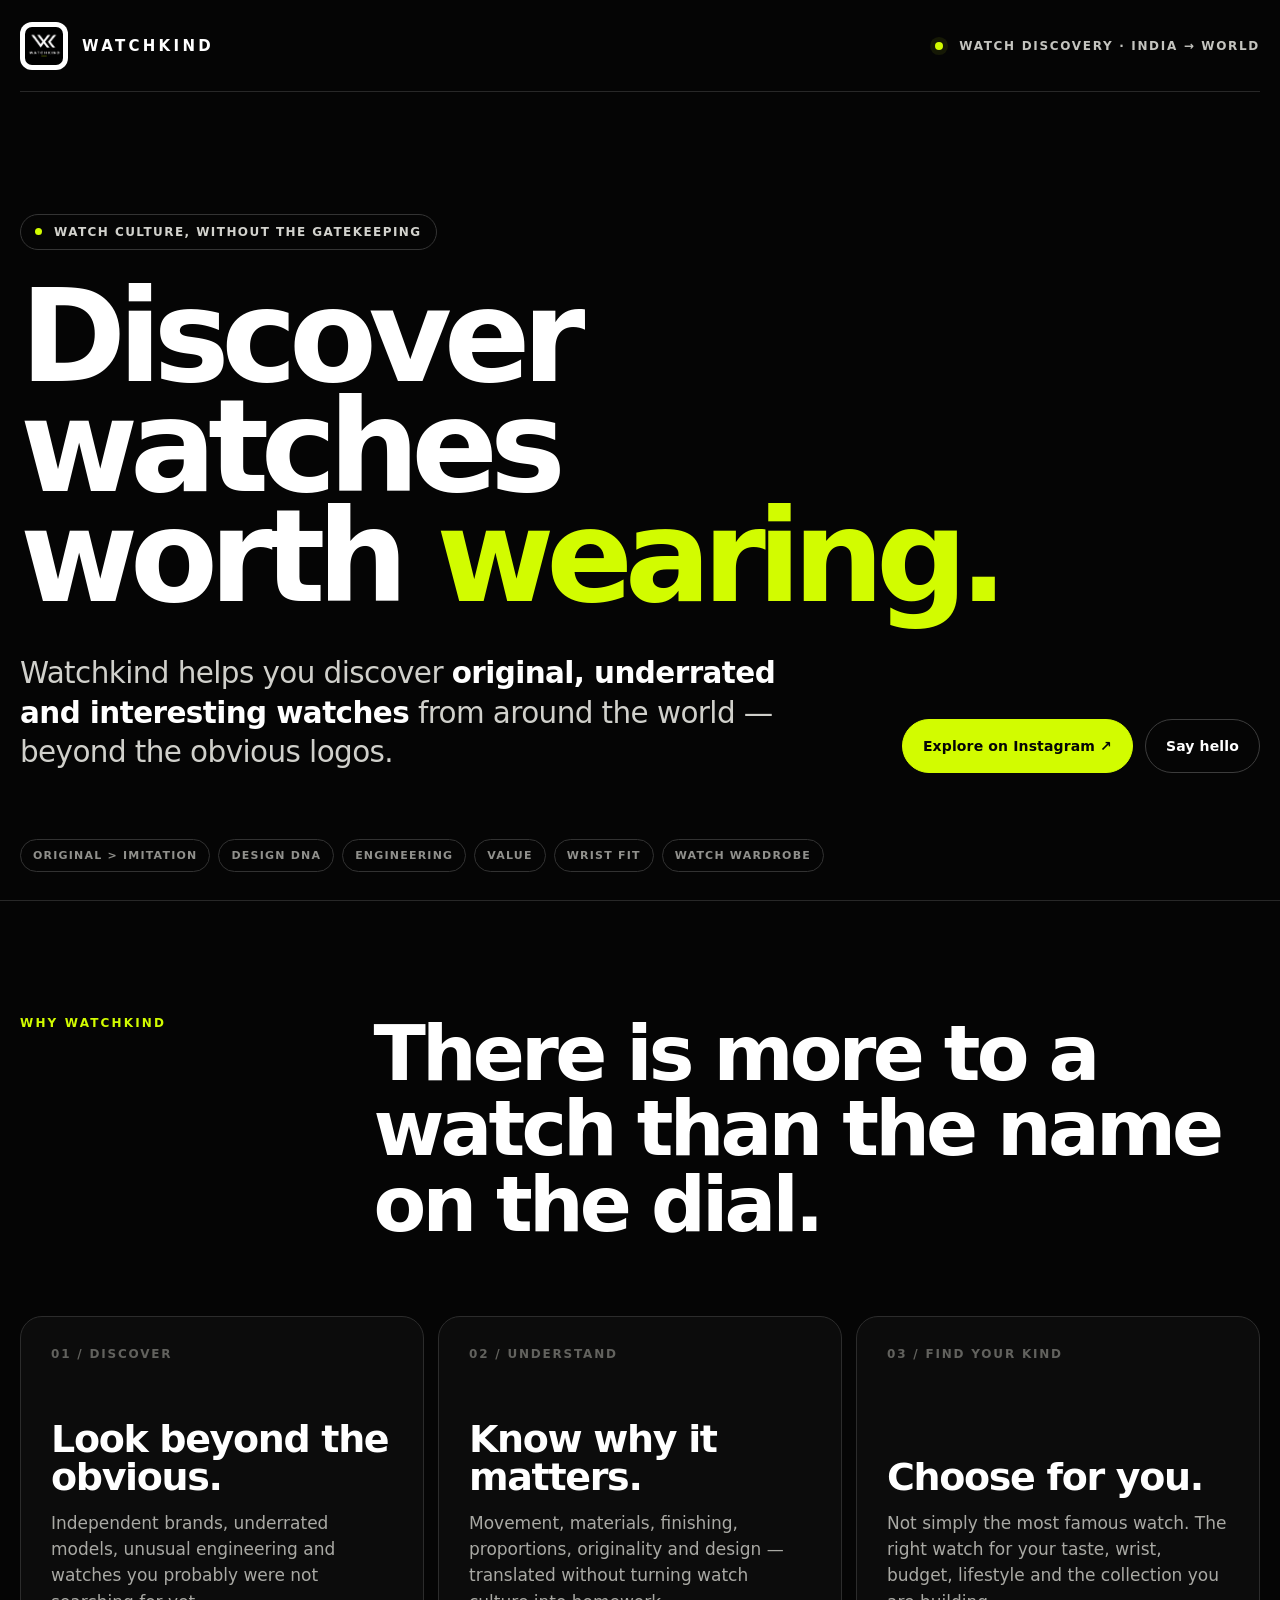
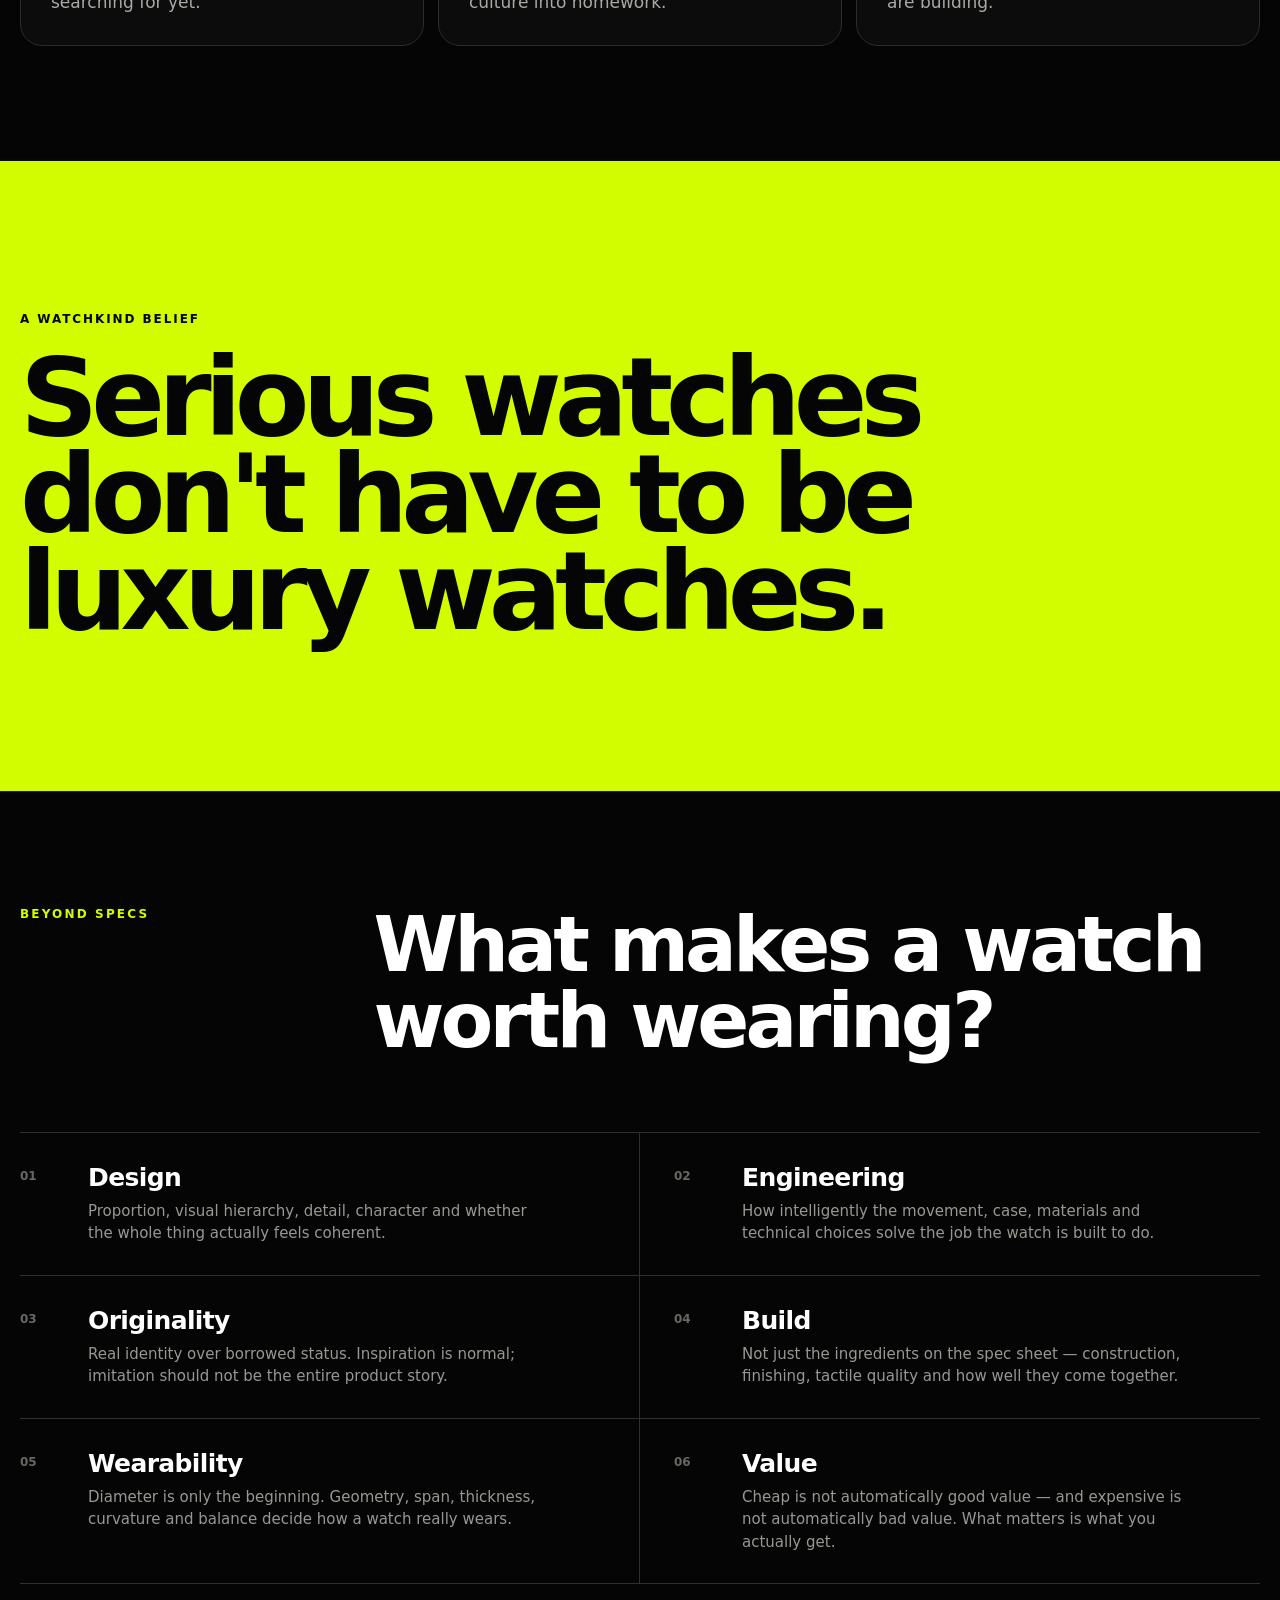
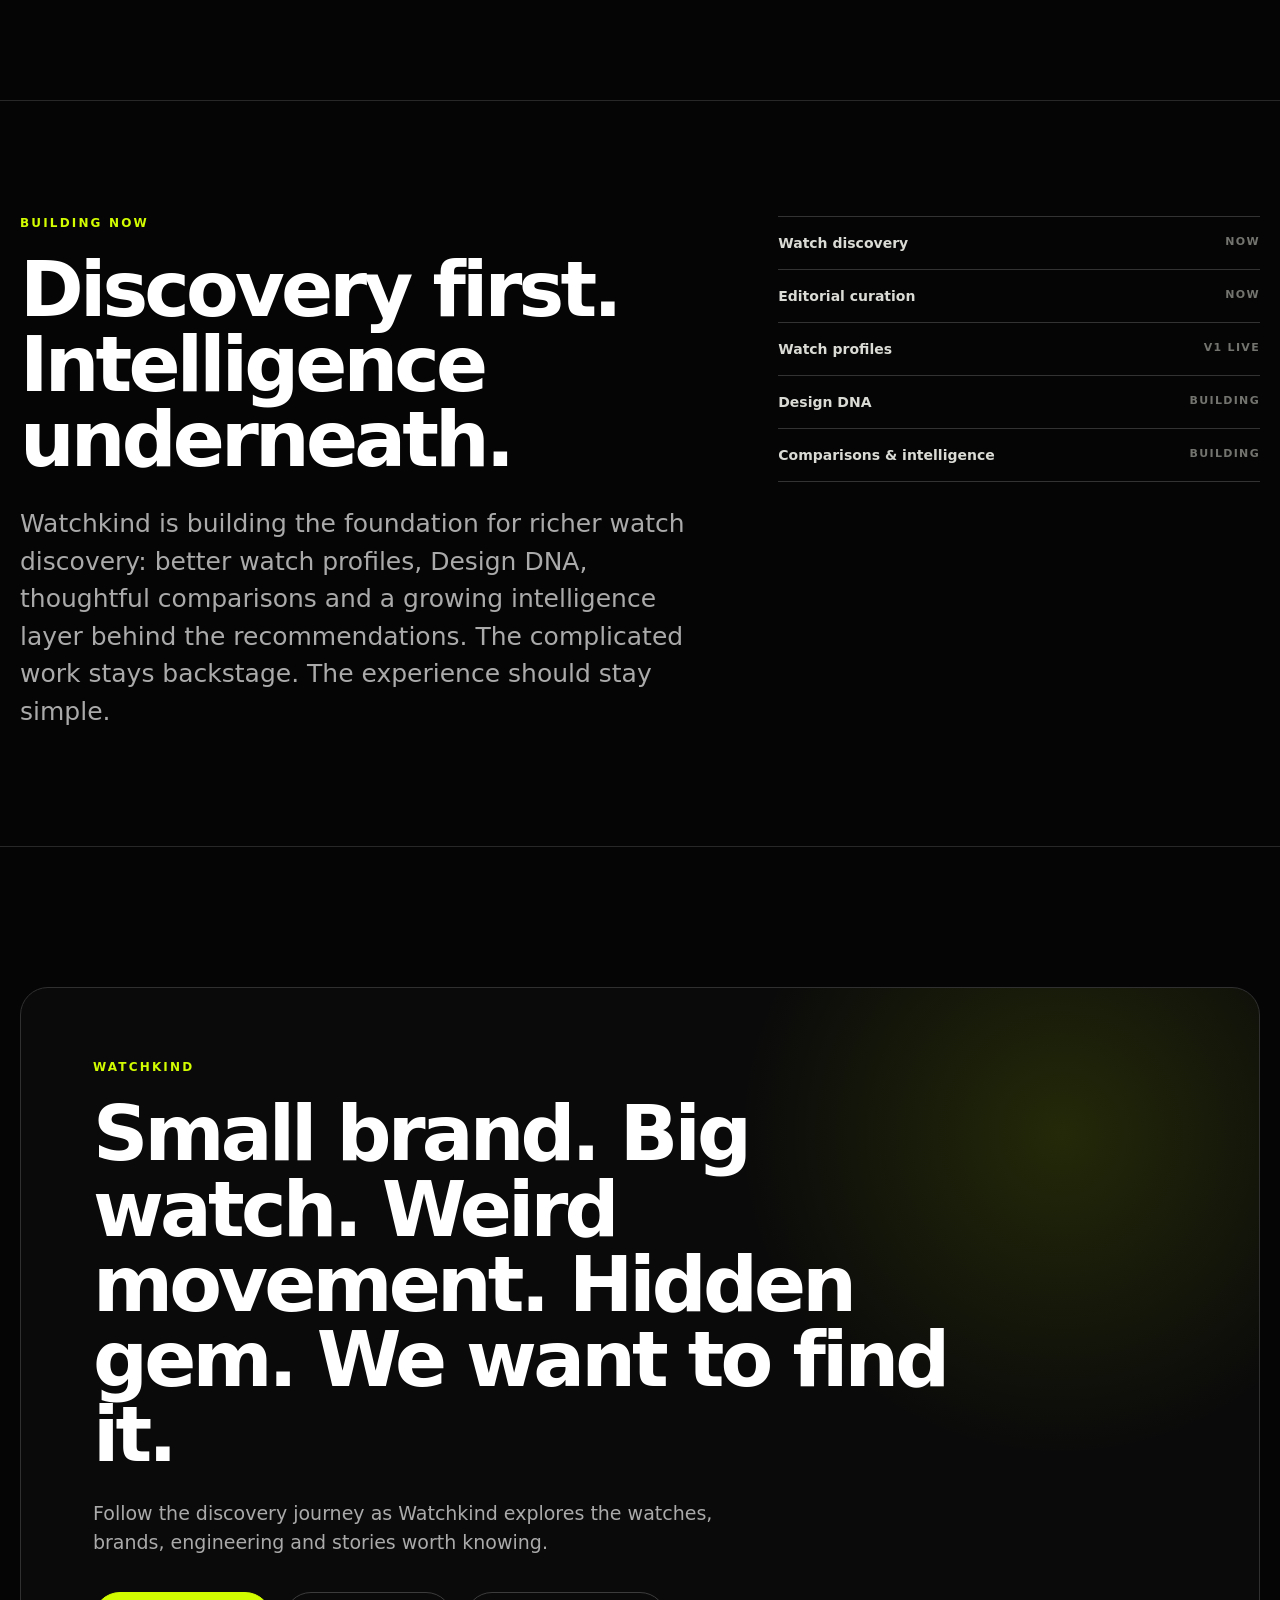
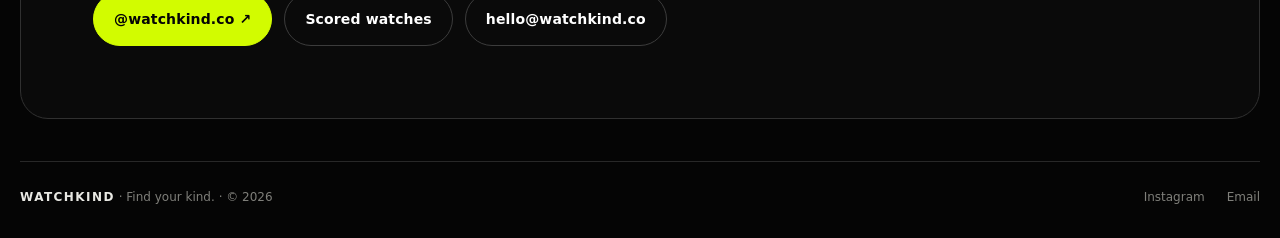
<file: index.html>
<!doctype html>
<html lang="en">
<head>
  <meta charset="utf-8">
  <meta name="viewport" content="width=device-width, initial-scale=1">
  <meta name="theme-color" content="#050505">
  <meta name="description" content="Watchkind helps you discover original, underrated and interesting watches worth wearing — beyond the obvious logos.">
  <meta property="og:title" content="Watchkind — Discover watches worth wearing.">
  <meta property="og:description" content="Modern watch discovery for people who look beyond the logo.">
  <meta property="og:type" content="website">
  <meta property="og:url" content="https://watchkind.co/">
  <meta name="twitter:card" content="summary">
  <title>Watchkind — Discover watches worth wearing.</title>

  <style>
    :root {
      --ink: #050505;
      --paper: #f4f4ef;
      --white: #ffffff;
      --muted: #a5a5a0;
      --line: #282828;
      --acid: #d2fc00;
      --acid-dark: #b7dd00;
      --max: 1240px;
      --radius: 22px;
    }

    * { box-sizing: border-box; }

    html { scroll-behavior: smooth; }

    body {
      margin: 0;
      background: var(--ink);
      color: var(--white);
      font-family: Inter, ui-sans-serif, system-ui, -apple-system, BlinkMacSystemFont,
        "Segoe UI", Roboto, Helvetica, Arial, sans-serif;
      -webkit-font-smoothing: antialiased;
      text-rendering: optimizeLegibility;
    }

    a { color: inherit; text-decoration: none; }
    button, a { -webkit-tap-highlight-color: transparent; }

    ::selection {
      background: var(--acid);
      color: var(--ink);
    }

    .shell {
      width: min(calc(100% - 40px), var(--max));
      margin: 0 auto;
    }

    .nav {
      display: flex;
      align-items: center;
      justify-content: space-between;
      min-height: 92px;
      border-bottom: 1px solid var(--line);
      gap: 24px;
    }

    .brand {
      display: inline-flex;
      align-items: center;
      gap: 14px;
      font-size: 15px;
      font-weight: 850;
      letter-spacing: .22em;
    }

    .brand img {
      width: 48px;
      height: 48px;
      object-fit: contain;
      background: var(--white);
      border-radius: 12px;
      padding: 5px;
    }

    .nav-meta {
      display: flex;
      align-items: center;
      gap: 16px;
      color: #c4c4bf;
      font-size: 12px;
      font-weight: 700;
      letter-spacing: .14em;
      text-transform: uppercase;
    }

    .live-dot {
      width: 8px;
      height: 8px;
      border-radius: 999px;
      background: var(--acid);
      box-shadow: 0 0 0 5px rgba(210,252,0,.08);
    }

    .hero {
      min-height: calc(100vh - 92px);
      display: grid;
      grid-template-rows: 1fr auto;
      padding: clamp(54px, 7vw, 92px) 0 28px;
    }

    .hero-main {
      display: grid;
      align-content: center;
      gap: 32px;
    }

    .kicker {
      display: inline-flex;
      align-items: center;
      gap: 12px;
      width: max-content;
      padding: 10px 14px;
      border: 1px solid #343434;
      border-radius: 999px;
      color: #d2d2cd;
      font-size: 12px;
      font-weight: 800;
      letter-spacing: .12em;
      text-transform: uppercase;
    }

    .kicker::before {
      content: "";
      width: 7px;
      height: 7px;
      border-radius: 999px;
      background: var(--acid);
    }

    h1 {
      margin: 0;
      max-width: 1080px;
      font-size: clamp(64px, 10vw, 148px);
      line-height: .86;
      letter-spacing: -.065em;
      font-weight: 900;
    }

    .accent { color: var(--acid); }

    .hero-row {
      display: grid;
      grid-template-columns: minmax(0, 1.1fr) minmax(280px, .65fr);
      gap: 36px;
      align-items: end;
      margin-top: 10px;
    }

    .hero-copy {
      margin: 0;
      max-width: 760px;
      color: #d0d0cb;
      font-size: clamp(20px, 2.3vw, 31px);
      line-height: 1.35;
      letter-spacing: -.02em;
    }

    .hero-copy strong {
      color: var(--white);
      font-weight: 720;
    }

    .actions {
      display: flex;
      flex-wrap: wrap;
      gap: 12px;
      justify-content: flex-end;
    }

    .btn {
      min-height: 54px;
      padding: 0 20px;
      display: inline-flex;
      align-items: center;
      justify-content: center;
      gap: 10px;
      border: 1px solid #3c3c3c;
      border-radius: 999px;
      font-size: 14px;
      font-weight: 800;
      letter-spacing: .01em;
      transition: transform .18s ease, border-color .18s ease, background .18s ease, color .18s ease;
    }

    .btn:hover {
      transform: translateY(-2px);
      border-color: #6a6a6a;
    }

    .btn.primary {
      background: var(--acid);
      border-color: var(--acid);
      color: var(--ink);
    }

    .btn.primary:hover { background: var(--acid-dark); }

    .hero-strip {
      display: flex;
      align-items: center;
      gap: 8px;
      overflow-x: auto;
      scrollbar-width: none;
      padding-top: 34px;
    }

    .hero-strip::-webkit-scrollbar { display: none; }

    .chip {
      flex: 0 0 auto;
      border: 1px solid #323232;
      border-radius: 999px;
      padding: 9px 12px;
      color: #90908c;
      font-size: 11px;
      font-weight: 800;
      letter-spacing: .11em;
      text-transform: uppercase;
    }

    section { border-top: 1px solid var(--line); }

    .section {
      padding: clamp(72px, 9vw, 124px) 0;
    }

    .section-head {
      display: grid;
      grid-template-columns: .52fr 1.48fr;
      gap: 42px;
      margin-bottom: clamp(46px, 6vw, 74px);
    }

    .label {
      color: var(--acid);
      font-size: 12px;
      font-weight: 850;
      letter-spacing: .18em;
      text-transform: uppercase;
    }

    h2 {
      margin: 0;
      max-width: 880px;
      font-size: clamp(42px, 6vw, 82px);
      line-height: .98;
      letter-spacing: -.05em;
      font-weight: 860;
    }

    .cards {
      display: grid;
      grid-template-columns: repeat(3, 1fr);
      gap: 14px;
    }

    .card {
      min-height: 330px;
      padding: 30px;
      border: 1px solid #2c2c2c;
      border-radius: var(--radius);
      display: flex;
      flex-direction: column;
      justify-content: space-between;
      background: #0c0c0c;
    }

    .card-no {
      color: #62625e;
      font-size: 12px;
      font-weight: 800;
      letter-spacing: .15em;
    }

    .card h3 {
      margin: 0 0 14px;
      font-size: clamp(27px, 3vw, 38px);
      line-height: 1;
      letter-spacing: -.035em;
    }

    .card p {
      margin: 0;
      color: #a9a9a4;
      font-size: 17px;
      line-height: 1.55;
    }

    .manifesto {
      background: var(--acid);
      color: var(--ink);
      border-top: none;
    }

    .manifesto .section {
      min-height: 70vh;
      display: grid;
      align-content: center;
    }

    .manifesto small {
      display: block;
      margin-bottom: 24px;
      font-size: 12px;
      font-weight: 900;
      letter-spacing: .16em;
      text-transform: uppercase;
    }

    .manifesto h2 {
      max-width: 1130px;
      font-size: clamp(58px, 8.5vw, 122px);
      line-height: .89;
      letter-spacing: -.065em;
    }

    .attributes {
      display: grid;
      grid-template-columns: repeat(2, 1fr);
      border-top: 1px solid #303030;
    }

    .attribute {
      padding: 30px 0;
      display: grid;
      grid-template-columns: 52px 1fr;
      gap: 16px;
      border-bottom: 1px solid #303030;
    }

    .attribute:nth-child(odd) {
      padding-right: 34px;
      border-right: 1px solid #303030;
    }

    .attribute:nth-child(even) { padding-left: 34px; }

    .attribute .n {
      color: #676763;
      font-size: 12px;
      font-weight: 850;
      padding-top: 6px;
    }

    .attribute h3 {
      margin: 0 0 8px;
      font-size: 25px;
      letter-spacing: -.025em;
    }

    .attribute p {
      margin: 0;
      color: #989893;
      font-size: 15px;
      line-height: 1.5;
      max-width: 460px;
    }

    .build {
      display: grid;
      grid-template-columns: minmax(0, 1fr) minmax(320px, .7fr);
      gap: 70px;
      align-items: start;
    }

    .build-copy h2 { margin-bottom: 28px; }

    .build-copy p {
      max-width: 720px;
      margin: 0;
      color: #aaa;
      font-size: clamp(18px, 2vw, 25px);
      line-height: 1.5;
    }

    .build-list {
      display: grid;
      gap: 0;
      border-top: 1px solid #333;
    }

    .build-item {
      display: flex;
      justify-content: space-between;
      gap: 18px;
      padding: 18px 0;
      border-bottom: 1px solid #333;
      color: #dbdbd6;
      font-size: 14px;
      font-weight: 750;
    }

    .build-item span:last-child {
      color: #73736f;
      font-size: 11px;
      letter-spacing: .12em;
      text-transform: uppercase;
    }

    .closing {
      padding: clamp(88px, 11vw, 150px) 0 42px;
    }

    .closing-box {
      border: 1px solid #303030;
      border-radius: 28px;
      padding: clamp(34px, 6vw, 72px);
      background:
        radial-gradient(circle at 84% 20%, rgba(210,252,0,.13), transparent 27%),
        #0a0a0a;
    }

    .closing h2 {
      max-width: 920px;
      margin-bottom: 26px;
    }

    .closing p {
      margin: 0 0 34px;
      max-width: 690px;
      color: #aaa;
      font-size: 19px;
      line-height: 1.55;
    }

    .closing .actions { justify-content: flex-start; }

    footer {
      display: grid;
      grid-template-columns: 1fr auto;
      gap: 24px;
      padding: 28px 0 34px;
      color: #7f7f7a;
      font-size: 12px;
      border-top: 1px solid #282828;
    }

    .footer-brand {
      color: #e9e9e4;
      font-weight: 850;
      letter-spacing: .12em;
    }

    .footer-links {
      display: flex;
      gap: 22px;
      flex-wrap: wrap;
    }

    .footer-links a:hover { color: var(--white); }

    @media (max-width: 880px) {
      .hero-row,
      .section-head,
      .build {
        grid-template-columns: 1fr;
      }

      .hero-row { gap: 28px; }
      .actions { justify-content: flex-start; }

      .cards { grid-template-columns: 1fr; }
      .card { min-height: 250px; }

      .section-head { gap: 18px; }

      .attributes { grid-template-columns: 1fr; }
      .attribute,
      .attribute:nth-child(odd),
      .attribute:nth-child(even) {
        padding: 26px 0;
        border-right: 0;
      }
    }

    @media (max-width: 620px) {
      .shell { width: min(calc(100% - 28px), var(--max)); }

      .nav { min-height: 76px; }
      .brand img { width: 40px; height: 40px; }
      .brand { font-size: 13px; }
      .nav-meta span:last-child { display: none; }

      .hero {
        min-height: calc(100svh - 76px);
        padding-top: 42px;
      }

      h1 {
        font-size: clamp(58px, 19vw, 94px);
        line-height: .88;
      }

      .hero-copy { font-size: 20px; }

      .btn {
        width: 100%;
        min-height: 52px;
      }

      .attribute {
        grid-template-columns: 38px 1fr;
      }

      footer { grid-template-columns: 1fr; }
    }

    @media (prefers-reduced-motion: reduce) {
      *, *::before, *::after {
        scroll-behavior: auto !important;
        transition: none !important;
      }
    }
  </style>

  <script type="application/ld+json">
  {
    "@context": "https://schema.org",
    "@type": "Organization",
    "name": "Watchkind",
    "url": "https://watchkind.co/",
    "description": "A modern watch discovery platform helping a new generation find original, interesting watches beyond the obvious logos.",
    "sameAs": ["https://www.instagram.com/watchkind.co/"]
  }
  </script>
</head>

<body>
  <header class="shell nav">
    <a class="brand" href="/" aria-label="Watchkind home">
      <img src="assets/watchkind-logo.png" alt="" width="48" height="48">
      <span>WATCHKIND</span>
    </a>
    <div class="nav-meta" aria-label="Current focus">
      <span class="live-dot" aria-hidden="true"></span>
      <span>Watch discovery · India → World</span>
    </div>
  </header>

  <main>
    <div class="shell hero">
      <div class="hero-main">
        <div class="kicker">Watch culture, without the gatekeeping</div>

        <h1>Discover watches<br>worth <span class="accent">wearing.</span></h1>

        <div class="hero-row">
          <p class="hero-copy">
            Watchkind helps you discover <strong>original, underrated and interesting watches</strong>
            from around the world — beyond the obvious logos.
          </p>

          <div class="actions">
            <a class="btn primary" href="https://www.instagram.com/watchkind.co/" target="_blank" rel="noopener noreferrer">
              Explore on Instagram ↗
            </a>
            <a class="btn" href="mailto:hello@watchkind.co?subject=Hello%20Watchkind">
              Say hello
            </a>
          </div>
        </div>
      </div>

      <div class="hero-strip" aria-label="Watchkind themes">
        <span class="chip">Original &gt; imitation</span>
        <span class="chip">Design DNA</span>
        <span class="chip">Engineering</span>
        <span class="chip">Value</span>
        <span class="chip">Wrist fit</span>
        <span class="chip">Watch wardrobe</span>
      </div>
    </div>

    <section>
      <div class="shell section">
        <div class="section-head">
          <div class="label">Why Watchkind</div>
          <h2>There is more to a watch than the name on the dial.</h2>
        </div>

        <div class="cards">
          <article class="card">
            <div class="card-no">01 / DISCOVER</div>
            <div>
              <h3>Look beyond the obvious.</h3>
              <p>Independent brands, underrated models, unusual engineering and watches you probably were not searching for yet.</p>
            </div>
          </article>

          <article class="card">
            <div class="card-no">02 / UNDERSTAND</div>
            <div>
              <h3>Know why it matters.</h3>
              <p>Movement, materials, finishing, proportions, originality and design — translated without turning watch culture into homework.</p>
            </div>
          </article>

          <article class="card">
            <div class="card-no">03 / FIND YOUR KIND</div>
            <div>
              <h3>Choose for you.</h3>
              <p>Not simply the most famous watch. The right watch for your taste, wrist, budget, lifestyle and the collection you are building.</p>
            </div>
          </article>
        </div>
      </div>
    </section>

    <section class="manifesto">
      <div class="shell section">
        <small>A Watchkind belief</small>
        <h2>Serious watches don't have to be luxury watches.</h2>
      </div>
    </section>

    <section>
      <div class="shell section">
        <div class="section-head">
          <div class="label">Beyond specs</div>
          <h2>What makes a watch worth wearing?</h2>
        </div>

        <div class="attributes">
          <div class="attribute">
            <div class="n">01</div>
            <div>
              <h3>Design</h3>
              <p>Proportion, visual hierarchy, detail, character and whether the whole thing actually feels coherent.</p>
            </div>
          </div>
          <div class="attribute">
            <div class="n">02</div>
            <div>
              <h3>Engineering</h3>
              <p>How intelligently the movement, case, materials and technical choices solve the job the watch is built to do.</p>
            </div>
          </div>
          <div class="attribute">
            <div class="n">03</div>
            <div>
              <h3>Originality</h3>
              <p>Real identity over borrowed status. Inspiration is normal; imitation should not be the entire product story.</p>
            </div>
          </div>
          <div class="attribute">
            <div class="n">04</div>
            <div>
              <h3>Build</h3>
              <p>Not just the ingredients on the spec sheet — construction, finishing, tactile quality and how well they come together.</p>
            </div>
          </div>
          <div class="attribute">
            <div class="n">05</div>
            <div>
              <h3>Wearability</h3>
              <p>Diameter is only the beginning. Geometry, span, thickness, curvature and balance decide how a watch really wears.</p>
            </div>
          </div>
          <div class="attribute">
            <div class="n">06</div>
            <div>
              <h3>Value</h3>
              <p>Cheap is not automatically good value — and expensive is not automatically bad value. What matters is what you actually get.</p>
            </div>
          </div>
        </div>
      </div>
    </section>

    <section>
      <div class="shell section build">
        <div class="build-copy">
          <div class="label" style="margin-bottom:22px">Building now</div>
          <h2>Discovery first. Intelligence underneath.</h2>
          <p>
            Watchkind is building the foundation for richer watch discovery: better watch profiles,
            Design DNA, thoughtful comparisons and a growing intelligence layer behind the recommendations.
            The complicated work stays backstage. The experience should stay simple.
          </p>
        </div>

        <div class="build-list" aria-label="Watchkind areas">
          <div class="build-item"><span>Watch discovery</span><span>Now</span></div>
          <div class="build-item"><span>Editorial curation</span><span>Now</span></div>
          <div class="build-item"><span>Watch profiles</span><span>V1 live</span></div>
          <div class="build-item"><span>Design DNA</span><span>Building</span></div>
          <div class="build-item"><span>Comparisons & intelligence</span><span>Building</span></div>
        </div>
      </div>
    </section>

    <section>
      <div class="shell closing">
        <div class="closing-box">
          <div class="label" style="margin-bottom:22px">Watchkind</div>
          <h2>Small brand. Big watch. Weird movement. Hidden gem. We want to find it.</h2>
          <p>
            Follow the discovery journey as Watchkind explores the watches, brands, engineering and stories worth knowing.
          </p>
          <div class="actions">
            <a class="btn primary" href="https://www.instagram.com/watchkind.co/" target="_blank" rel="noopener noreferrer">
              @watchkind.co ↗
            </a>
            <a class="btn" href="/watches/">Scored watches</a>
            <a class="btn" href="mailto:hello@watchkind.co">hello@watchkind.co</a>
          </div>
        </div>
      </div>
    </section>
  </main>

  <footer class="shell">
    <div>
      <span class="footer-brand">WATCHKIND</span>
      <span> · Find your kind.</span>
      <span> · © <span id="year"></span></span>
    </div>
    <div class="footer-links">
      <a href="https://www.instagram.com/watchkind.co/" target="_blank" rel="noopener noreferrer">Instagram</a>
      <a href="mailto:hello@watchkind.co">Email</a>
    </div>
  </footer>

  <script>
    document.getElementById("year").textContent = new Date().getFullYear();
  </script>
</body>
</html>
</file>
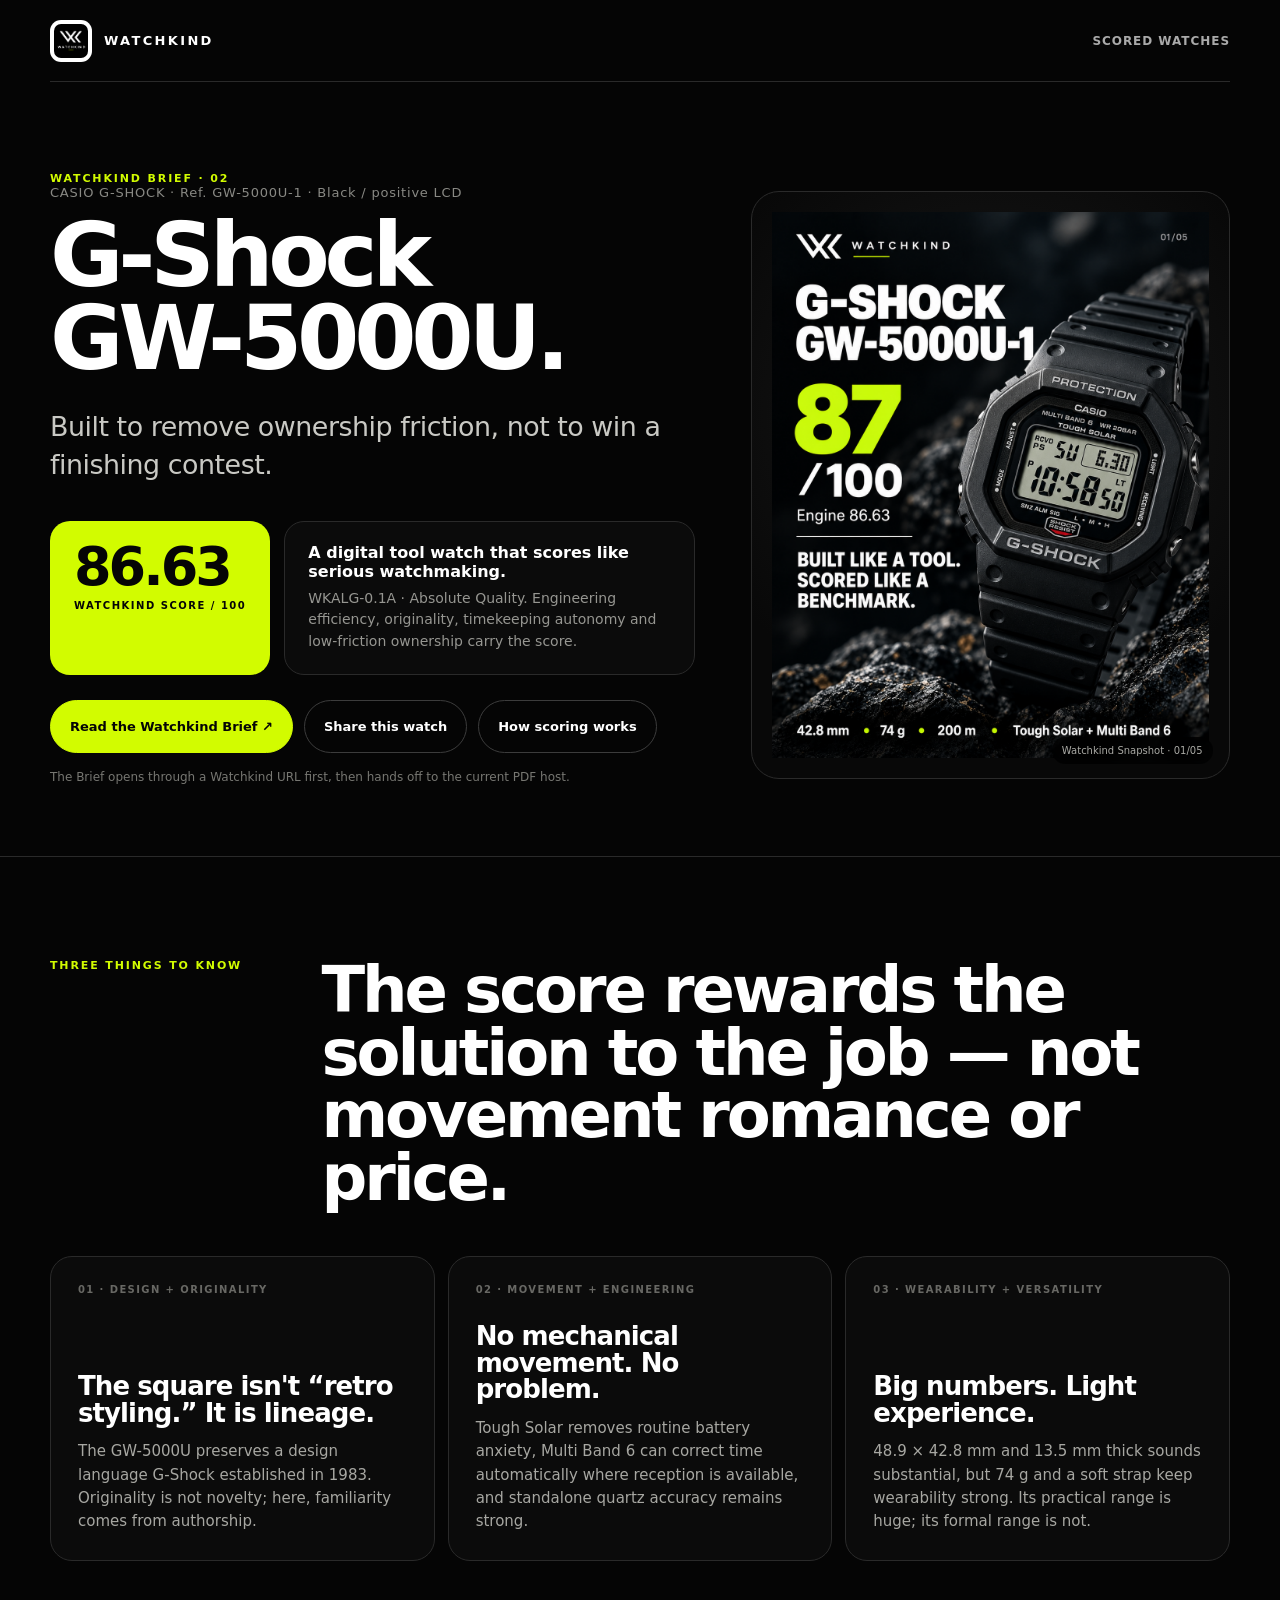
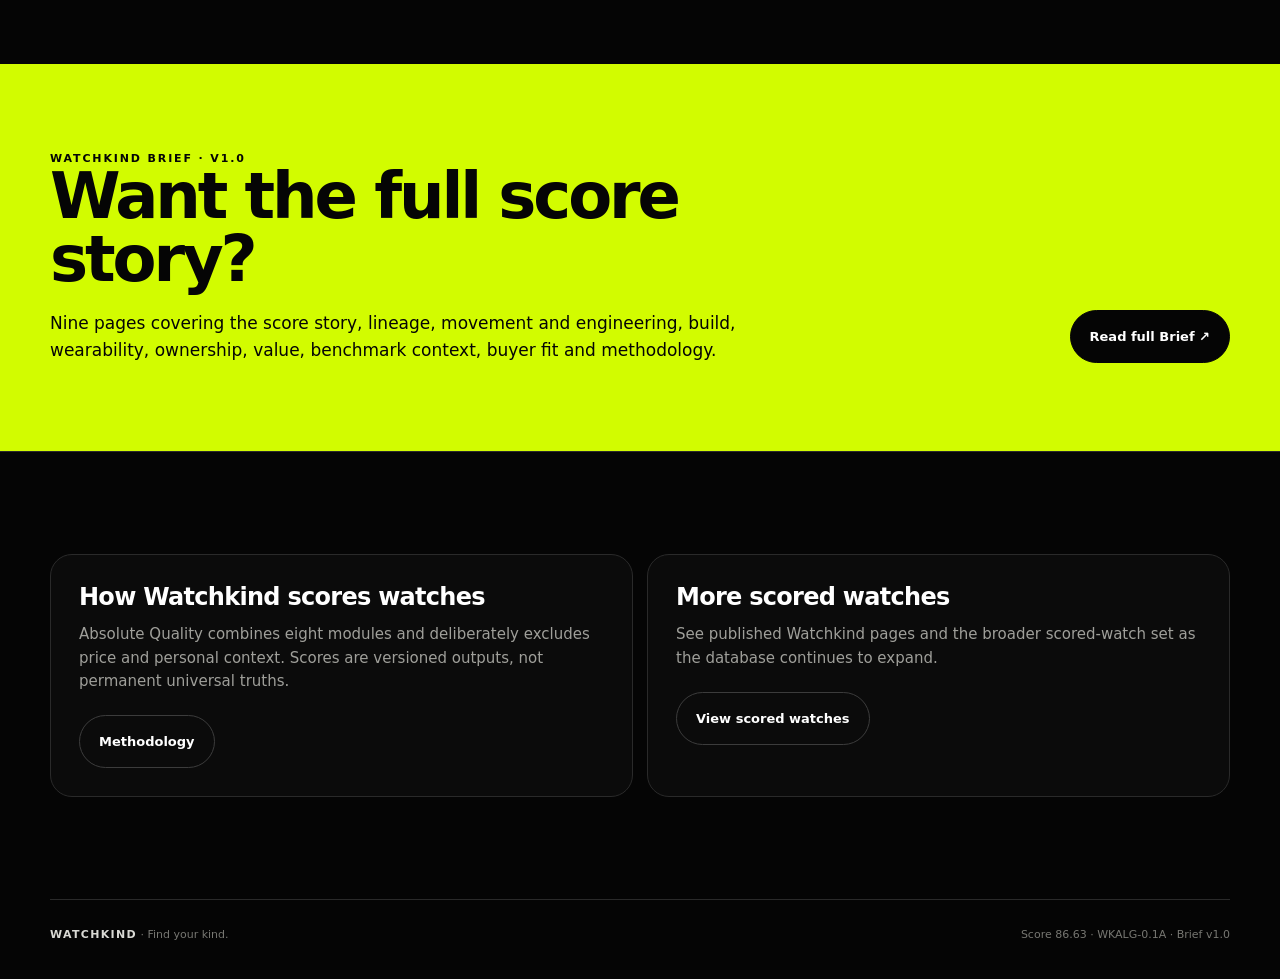
<file: gw5000u/index.html>
<!doctype html>
<html lang="en">
<head>
  <meta charset="utf-8">
  <meta name="viewport" content="width=device-width,initial-scale=1">
  <meta name="robots" content="noindex">
  <title>Opening GW-5000U — Watchkind</title>
  <script>
    (function(){
      var target="/watches/casio-g-shock-gw-5000u/"+location.search+location.hash;
      location.replace(target);
    })();
  </script>
</head>
<body style="background:#050505;color:#fff;font-family:system-ui;padding:30px">
  <p>Opening the Watchkind GW-5000U page…</p>
  <p><a style="color:#d2fc00" href="/watches/casio-g-shock-gw-5000u/">Continue</a></p>
</body>
</html>
</file>
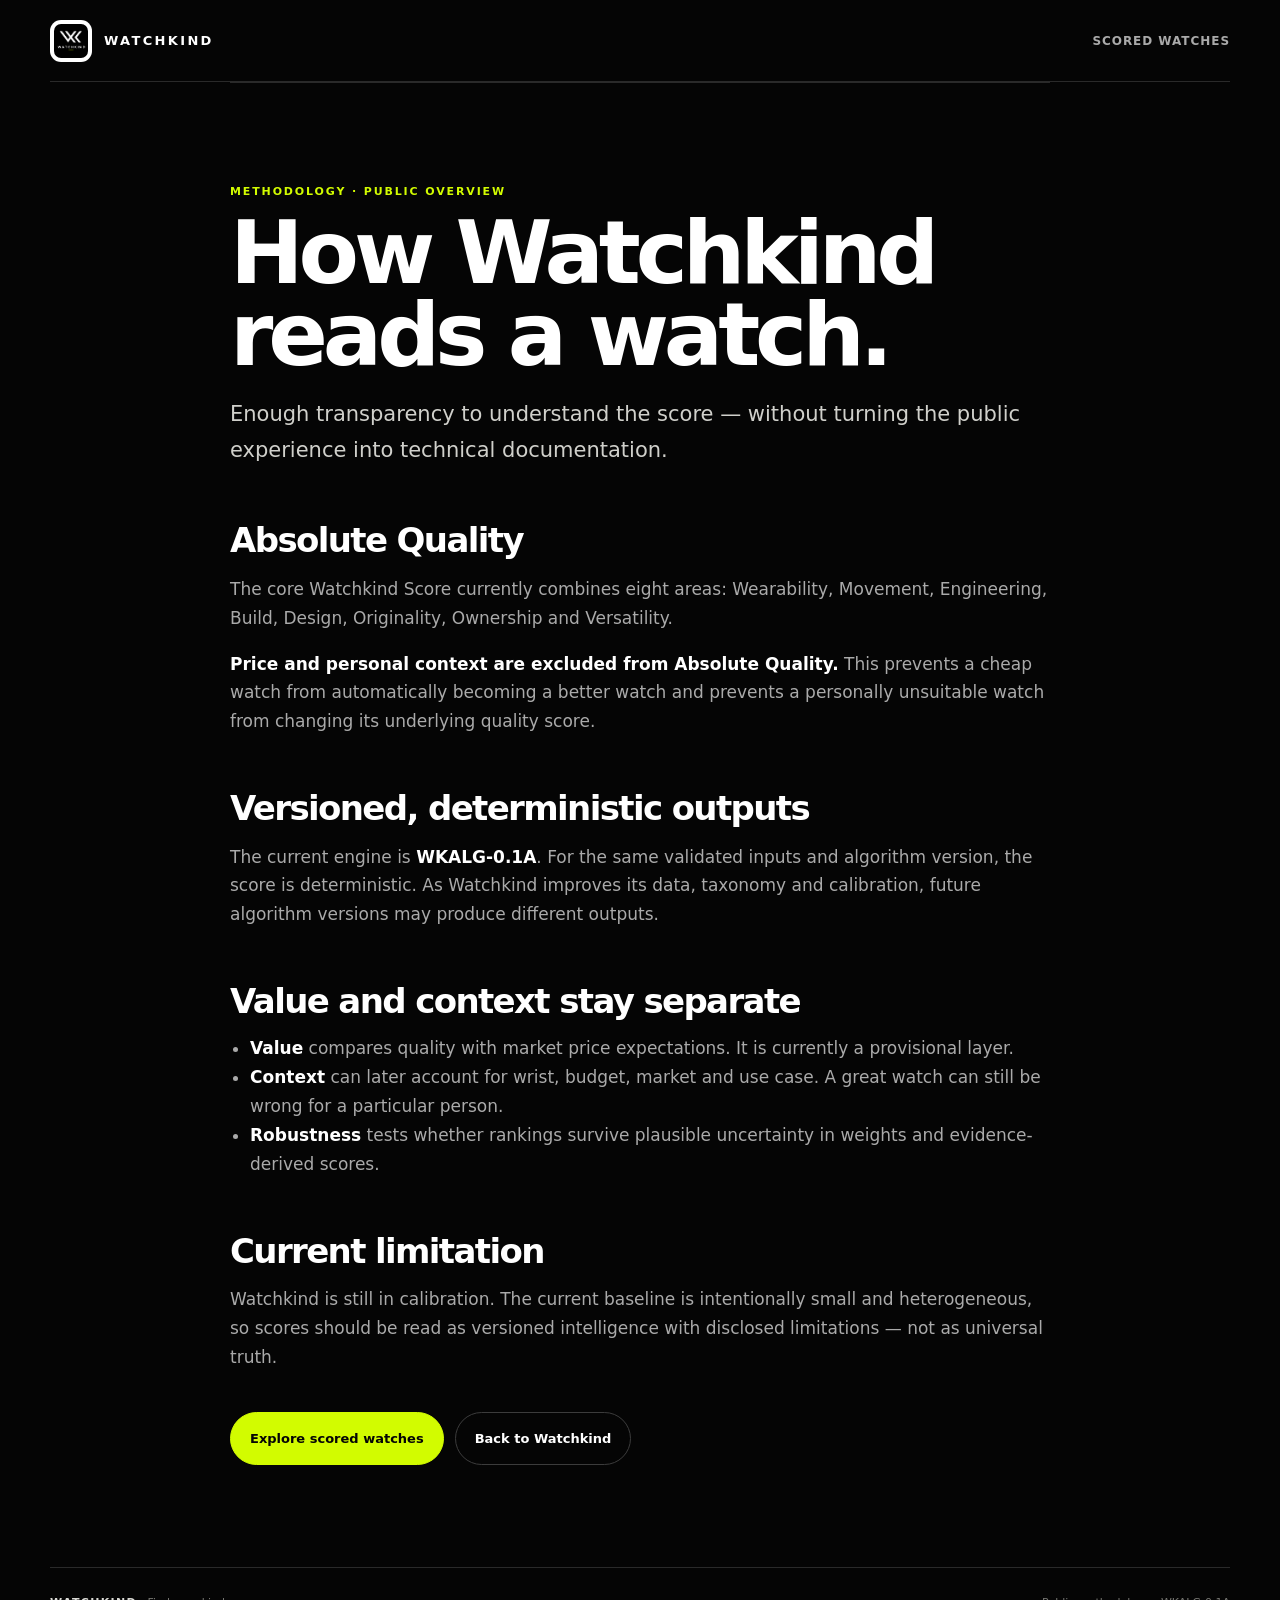
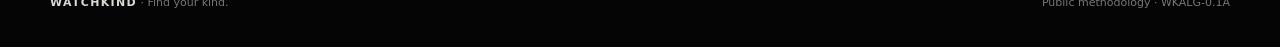
<file: methodology/index.html>
<!doctype html>
<html lang="en">
<head>
  <meta charset="utf-8">
  <meta name="viewport" content="width=device-width,initial-scale=1">
  <meta name="theme-color" content="#050505">
  <meta name="description" content="A lightweight explanation of how Watchkind reads and scores watches.">
  <link rel="canonical" href="https://watchkind.co/methodology/">
  <title>Watchkind Methodology</title>
  <link rel="stylesheet" href="/assets/css/watch-pages.css">
  <script src="/assets/js/watchkind.js"></script>
</head>
<body>
  <header class="shell nav">
    <a class="brand" href="/"><img src="/assets/watchkind-logo.png" alt=""><span>WATCHKIND</span></a>
    <a class="navlink" href="/watches/">Scored watches</a>
  </header>
  <main class="shell section method">
    <div class="eyebrow">Methodology · public overview</div>
    <h1 style="margin-top:14px;font-size:clamp(52px,8vw,88px)">How Watchkind reads a watch.</h1>
    <p style="font-size:21px;color:#d0d0cb">Enough transparency to understand the score — without turning the public experience into technical documentation.</p>

    <h2>Absolute Quality</h2>
    <p>The core Watchkind Score currently combines eight areas: Wearability, Movement, Engineering, Build, Design, Originality, Ownership and Versatility.</p>
    <p><strong style="color:#fff">Price and personal context are excluded from Absolute Quality.</strong> This prevents a cheap watch from automatically becoming a better watch and prevents a personally unsuitable watch from changing its underlying quality score.</p>

    <h2>Versioned, deterministic outputs</h2>
    <p>The current engine is <strong style="color:#fff">WKALG-0.1A</strong>. For the same validated inputs and algorithm version, the score is deterministic. As Watchkind improves its data, taxonomy and calibration, future algorithm versions may produce different outputs.</p>

    <h2>Value and context stay separate</h2>
    <ul>
      <li><strong style="color:#fff">Value</strong> compares quality with market price expectations. It is currently a provisional layer.</li>
      <li><strong style="color:#fff">Context</strong> can later account for wrist, budget, market and use case. A great watch can still be wrong for a particular person.</li>
      <li><strong style="color:#fff">Robustness</strong> tests whether rankings survive plausible uncertainty in weights and evidence-derived scores.</li>
    </ul>

    <h2>Current limitation</h2>
    <p>Watchkind is still in calibration. The current baseline is intentionally small and heterogeneous, so scores should be read as versioned intelligence with disclosed limitations — not as universal truth.</p>

    <div class="actions" style="margin-top:40px">
      <a class="btn primary" href="/watches/">Explore scored watches</a>
      <a class="btn" href="/">Back to Watchkind</a>
    </div>
  </main>
  <footer class="shell footer"><div><strong>WATCHKIND</strong> · Find your kind.</div><div>Public methodology · WKALG-0.1A</div></footer>
  <script>WatchkindTracking.capture("methodology_page_view",{algorithm_version:"WKALG-0.1A"});</script>
</body>
</html>
</file>
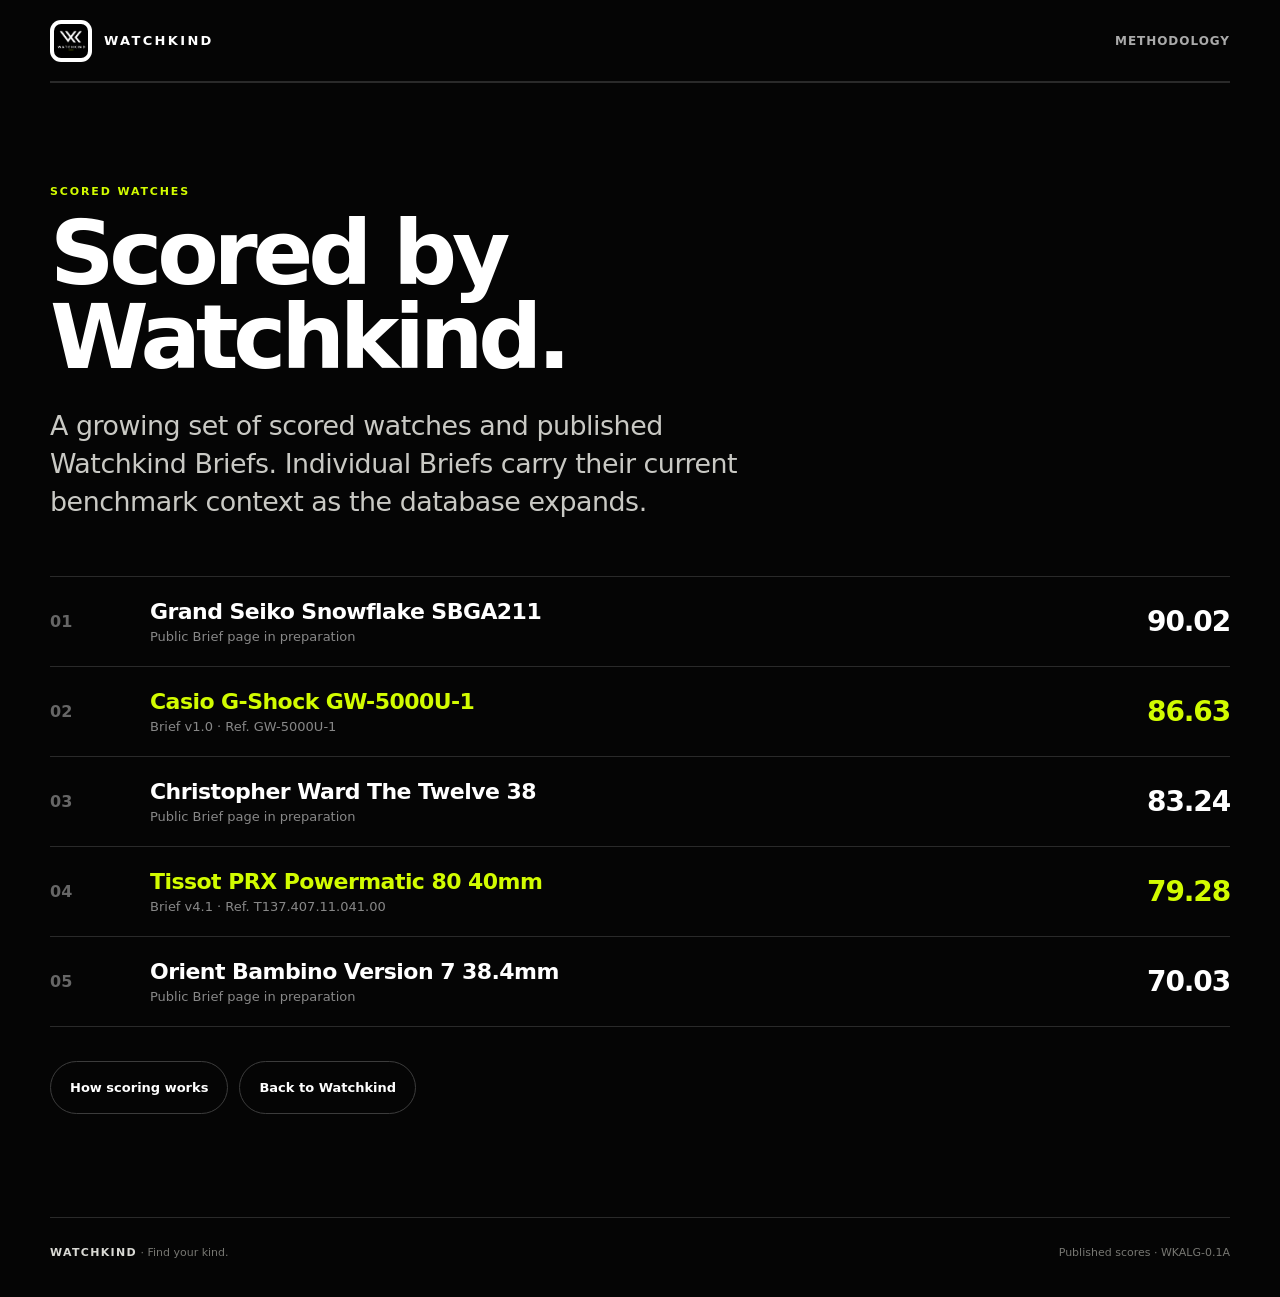
<file: watches/index.html>
<!doctype html>
<html lang="en">
<head>
  <meta charset="utf-8">
  <meta name="viewport" content="width=device-width,initial-scale=1">
  <meta name="theme-color" content="#050505">
  <meta name="description" content="Scored watches and published Watchkind Briefs.">
  <link rel="canonical" href="https://watchkind.co/watches/">
  <title>Scored Watches — Watchkind</title>
  <link rel="stylesheet" href="/assets/css/watch-pages.css">
  <script src="/assets/js/watchkind.js"></script>
</head>
<body>
  <header class="shell nav">
    <a class="brand" href="/"><img src="/assets/watchkind-logo.png" alt=""><span>WATCHKIND</span></a>
    <a class="navlink" href="/methodology/">Methodology</a>
  </header>
  <main class="shell section">
    <div class="eyebrow">Scored watches</div>
    <h1 style="margin-top:14px">Scored by<br>Watchkind.</h1>
    <p class="lead">A growing set of scored watches and published Watchkind Briefs. Individual Briefs carry their current benchmark context as the database expands.</p>

    <div class="list" style="margin-top:55px">
      <div class="watch-row">
        <div class="watch-rank">01</div>
        <div><h3>Grand Seiko Snowflake SBGA211</h3><p>Public Brief page in preparation</p></div>
        <div class="watch-score">90.02</div>
      </div>
      <a class="watch-row active" href="/watches/casio-g-shock-gw-5000u/">
        <div class="watch-rank">02</div>
        <div><h3>Casio G-Shock GW-5000U-1</h3><p>Brief v1.0 · Ref. GW-5000U-1</p></div>
        <div class="watch-score">86.63</div>
      </a>
      <div class="watch-row">
        <div class="watch-rank">03</div>
        <div><h3>Christopher Ward The Twelve 38</h3><p>Public Brief page in preparation</p></div>
        <div class="watch-score">83.24</div>
      </div>
      <a class="watch-row active" href="/watches/tissot-prx-powermatic-80/">
        <div class="watch-rank">04</div>
        <div><h3>Tissot PRX Powermatic 80 40mm</h3><p>Brief v4.1 · Ref. T137.407.11.041.00</p></div>
        <div class="watch-score">79.28</div>
      </a>
      <div class="watch-row">
        <div class="watch-rank">05</div>
        <div><h3>Orient Bambino Version 7 38.4mm</h3><p>Public Brief page in preparation</p></div>
        <div class="watch-score">70.03</div>
      </div>
    </div>

    <div class="actions" style="margin-top:34px">
      <a class="btn" href="/methodology/">How scoring works</a>
      <a class="btn" href="/">Back to Watchkind</a>
    </div>
  </main>
  <footer class="shell footer"><div><strong>WATCHKIND</strong> · Find your kind.</div><div>Published scores · WKALG-0.1A</div></footer>
  <script>WatchkindTracking.capture("watch_index_view",{algorithm_version:"WKALG-0.1A"});</script>
</body>
</html>
</file>
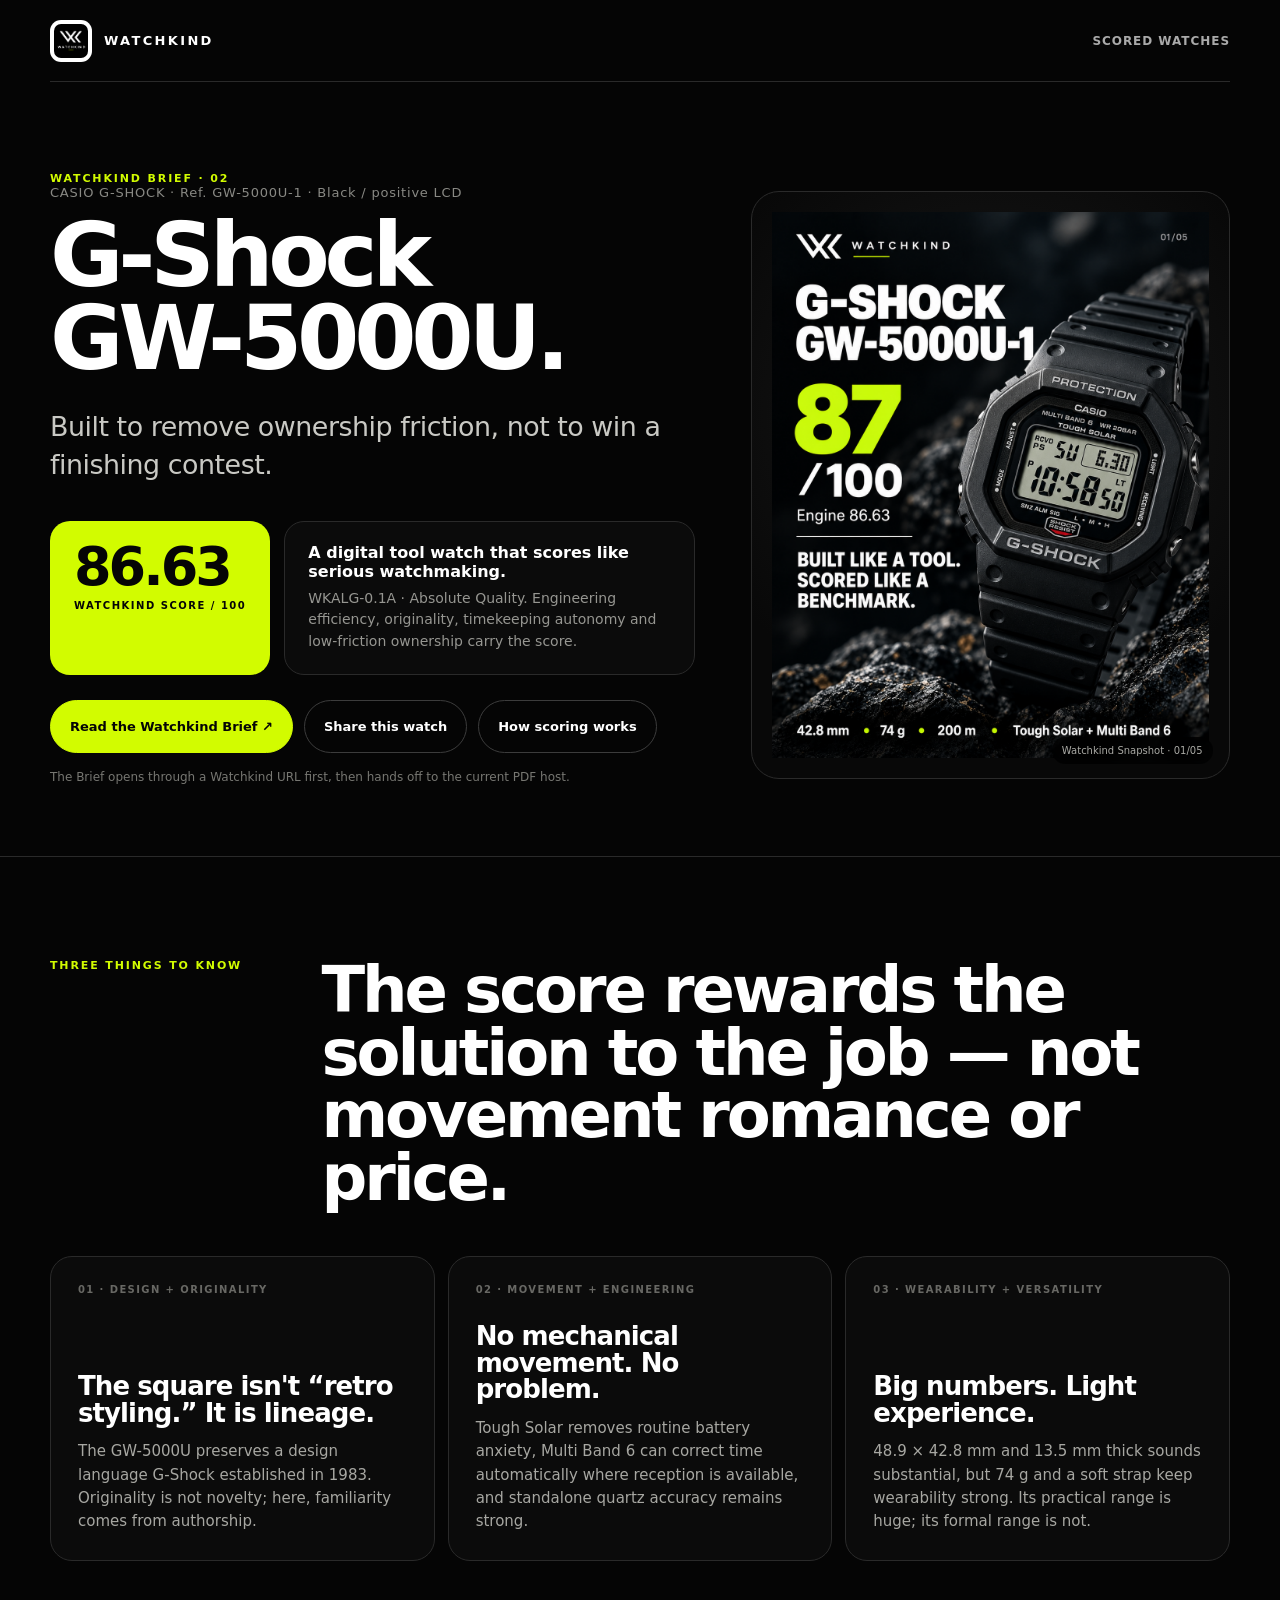
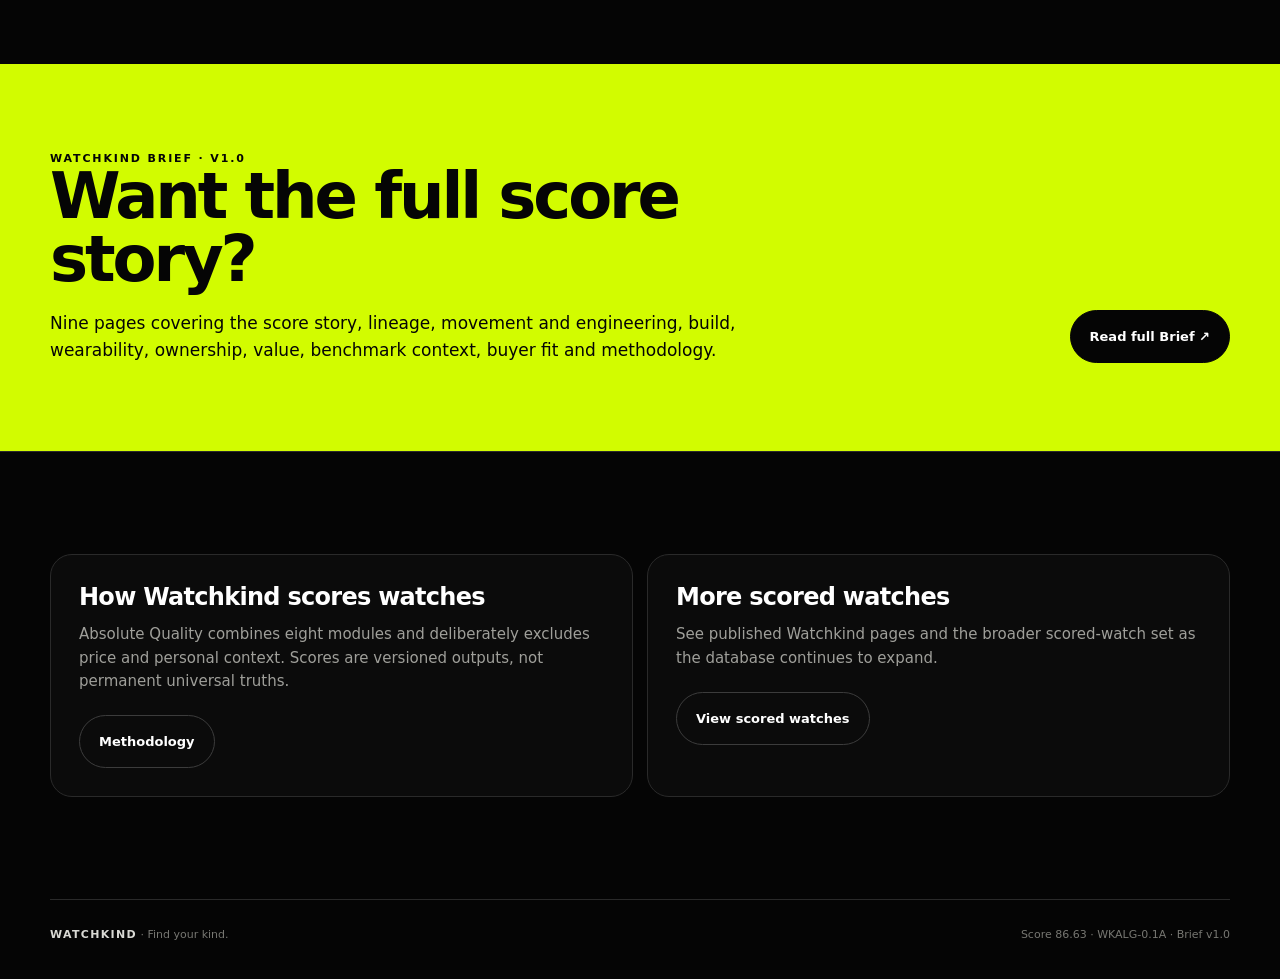
<file: watches/casio-g-shock-gw-5000u/index.html>
<!doctype html>
<html lang="en" data-analytics-endpoint="">
<head>
  <meta charset="utf-8">
  <meta name="viewport" content="width=device-width,initial-scale=1">
  <meta name="theme-color" content="#050505">
  <meta name="description" content="Watchkind score, verdict and Brief for the Casio G-Shock GW-5000U-1.">
  <link rel="canonical" href="https://watchkind.co/watches/casio-g-shock-gw-5000u/">
  <meta property="og:title" content="Casio G-Shock GW-5000U-1 — Watchkind">
  <meta property="og:description" content="Watchkind Score 86.63. Built to remove ownership friction, not to win a finishing contest.">
  <meta property="og:url" content="https://watchkind.co/watches/casio-g-shock-gw-5000u/">
  <meta property="og:type" content="article">
  <meta property="og:image" content="https://watchkind.co/assets/watches/gw5000u-snapshot-hero.png">
  <meta name="twitter:card" content="summary_large_image">
  <title>Casio G-Shock GW-5000U-1 — Watchkind Score & Brief</title>
  <link rel="stylesheet" href="/assets/css/watch-pages.css">
  <script src="/assets/js/watchkind.js"></script>
</head>
<body>
  <header class="shell nav">
    <a class="brand" href="/"><img src="/assets/watchkind-logo.png" alt=""><span>WATCHKIND</span></a>
    <a class="navlink" href="/watches/">Scored watches</a>
  </header>

  <main>
    <section class="shell hero">
      <div>
        <div class="eyebrow">Watchkind Brief · 02</div>
        <p class="ref">CASIO G-SHOCK · Ref. GW-5000U-1 · Black / positive LCD</p>
        <h1>G-Shock<br>GW-5000U.</h1>
        <p class="lead">Built to remove ownership friction, not to win a finishing contest.</p>

        <div class="score-row">
          <div class="score"><strong>86.63</strong><span>Watchkind Score / 100</span></div>
          <div class="score-meta">
            <strong>A digital tool watch that scores like serious watchmaking.</strong>
            <p>WKALG-0.1A · Absolute Quality. Engineering efficiency, originality, timekeeping autonomy and low-friction ownership carry the score.</p>
          </div>
        </div>

        <div class="actions">
          <a id="brief-primary" class="btn primary" href="/briefs/gw5000u/">Read the Watchkind Brief ↗</a>
          <button id="share-button" class="btn" type="button">Share this watch</button>
          <a id="method-link" class="btn" href="/methodology/">How scoring works</a>
        </div>
        <p class="note" style="margin-top:15px">The Brief opens through a Watchkind URL first, then hands off to the current PDF host.</p>
      </div>

      <div class="hero-media">
        <img
          src="/assets/watches/gw5000u-snapshot-hero.png"
          alt="Watchkind Snapshot for the Casio G-Shock GW-5000U-1"
          loading="eager">
        <span class="image-credit">Watchkind Snapshot · 01/05</span>
      </div>
    </section>

    <section class="section">
      <div class="shell">
        <div class="section-head">
          <div class="eyebrow">Three things to know</div>
          <h2>The score rewards the solution to the job — not movement romance or price.</h2>
        </div>
        <div class="insights">
          <article class="insight">
            <div class="tag">01 · Design + originality</div>
            <div><h3>The square isn't “retro styling.” It is lineage.</h3><p>The GW-5000U preserves a design language G-Shock established in 1983. Originality is not novelty; here, familiarity comes from authorship.</p></div>
          </article>
          <article class="insight">
            <div class="tag">02 · Movement + engineering</div>
            <div><h3>No mechanical movement. No problem.</h3><p>Tough Solar removes routine battery anxiety, Multi Band 6 can correct time automatically where reception is available, and standalone quartz accuracy remains strong.</p></div>
          </article>
          <article class="insight">
            <div class="tag">03 · Wearability + versatility</div>
            <div><h3>Big numbers. Light experience.</h3><p>48.9 × 42.8 mm and 13.5 mm thick sounds substantial, but 74 g and a soft strap keep wearability strong. Its practical range is huge; its formal range is not.</p></div>
          </article>
        </div>
      </div>
    </section>

    <section class="brief-band">
      <div class="shell brief-inner">
        <div>
          <div class="eyebrow" style="color:#050505">Watchkind Brief · v1.0</div>
          <h2>Want the full score story?</h2>
          <p>Nine pages covering the score story, lineage, movement and engineering, build, wearability, ownership, value, benchmark context, buyer fit and methodology.</p>
        </div>
        <div class="actions">
          <a id="brief-secondary" class="btn primary" href="/briefs/gw5000u/">Read full Brief ↗</a>
        </div>
      </div>
    </section>

    <section class="section">
      <div class="shell utility">
        <article class="utility-card">
          <h3>How Watchkind scores watches</h3>
          <p>Absolute Quality combines eight modules and deliberately excludes price and personal context. Scores are versioned outputs, not permanent universal truths.</p>
          <a class="btn" href="/methodology/">Methodology</a>
        </article>
        <article class="utility-card">
          <h3>More scored watches</h3>
          <p>See published Watchkind pages and the broader scored-watch set as the database continues to expand.</p>
          <a class="btn" href="/watches/">View scored watches</a>
        </article>
      </div>
    </section>
  </main>

  <footer class="shell footer">
    <div><strong>WATCHKIND</strong> · Find your kind.</div>
    <div>Score 86.63 · WKALG-0.1A · Brief v1.0</div>
  </footer>

  <script>
    (function(){
      var meta={watch_id:"GW-5000U-1",slug:"casio-g-shock-gw-5000u",brand:"Casio G-Shock",reference:"GW-5000U-1",score:86.63};
      WatchkindTracking.capture("watch_page_view",meta);
      ["brief-primary","brief-secondary"].forEach(function(id){
        var el=document.getElementById(id);
        el.href=WatchkindTracking.carry(el.getAttribute("href"));
      });
      document.getElementById("method-link").addEventListener("click",function(){
        WatchkindTracking.capture("methodology_open",meta);
      });
      document.getElementById("share-button").addEventListener("click",async function(){
        var result=await WatchkindTracking.share("Casio G-Shock GW-5000U-1 — Watchkind","Watchkind Score 86.63 and Brief.");
        this.textContent=result==="copied"?"Link copied":"Share this watch";
        var self=this;if(result==="copied")setTimeout(function(){self.textContent="Share this watch"},1800);
      });
    })();
  </script>
</body>
</html>
</file>
<file: assets/css/watch-pages.css>
:root{
  --ink:#050505;--panel:#0b0b0b;--panel2:#111;--white:#fff;--muted:#a5a5a0;
  --soft:#d6d6d1;--line:#2a2a2a;--acid:#d2fc00;--acid2:#b8df00;
  --max:1180px;--radius:22px
}
*{box-sizing:border-box}
html{scroll-behavior:smooth}
body{
  margin:0;background:var(--ink);color:var(--white);
  font-family:Inter,ui-sans-serif,system-ui,-apple-system,BlinkMacSystemFont,"Segoe UI",Roboto,Helvetica,Arial,sans-serif;
  -webkit-font-smoothing:antialiased;text-rendering:optimizeLegibility
}
a{color:inherit;text-decoration:none}
button{font:inherit}
::selection{background:var(--acid);color:var(--ink)}
.shell{width:min(calc(100% - 40px),var(--max));margin:0 auto}
.nav{min-height:82px;display:flex;align-items:center;justify-content:space-between;gap:20px;border-bottom:1px solid var(--line)}
.brand{display:inline-flex;align-items:center;gap:12px;font-weight:850;letter-spacing:.18em;font-size:13px}
.brand img{width:42px;height:42px;object-fit:contain;background:#fff;border-radius:11px;padding:4px}
.navlink{font-size:12px;color:#aaa;font-weight:750;letter-spacing:.08em;text-transform:uppercase}
.navlink:hover{color:#fff}
.eyebrow{color:var(--acid);font-size:11px;font-weight:900;letter-spacing:.17em;text-transform:uppercase}
.hero{padding:clamp(54px,7vw,90px) 0 58px;display:grid;grid-template-columns:minmax(0,1.05fr) minmax(330px,.78fr);gap:56px;align-items:center}
.ref{margin:0 0 14px;color:#898984;font-size:13px;letter-spacing:.06em}
h1{margin:0;font-size:clamp(54px,7vw,94px);line-height:.93;letter-spacing:-.058em;font-weight:900}
.lead{max-width:700px;margin:28px 0 0;color:#c9c9c4;font-size:clamp(19px,2.1vw,27px);line-height:1.42;letter-spacing:-.018em}
.hero-media{position:relative;min-height:500px;border:1px solid var(--line);border-radius:28px;overflow:hidden;background:radial-gradient(circle at 50% 38%,#252525 0,#101010 40%,#080808 72%)}
.hero-media img{width:100%;height:100%;min-height:500px;object-fit:contain;display:block;padding:20px}
.image-credit{position:absolute;right:16px;bottom:14px;padding:8px 10px;border-radius:999px;background:rgba(0,0,0,.7);font-size:10px;color:#a9a9a4;backdrop-filter:blur(8px)}
.score-row{display:flex;gap:14px;align-items:stretch;margin-top:36px;flex-wrap:wrap}
.score{min-width:190px;padding:22px 24px;border-radius:20px;background:var(--acid);color:var(--ink)}
.score strong{display:block;font-size:54px;line-height:.9;letter-spacing:-.055em}
.score span{display:block;margin-top:9px;font-size:10px;font-weight:900;letter-spacing:.15em;text-transform:uppercase}
.score-meta{flex:1;min-width:250px;padding:21px 23px;border:1px solid var(--line);border-radius:20px;background:var(--panel)}
.score-meta strong{display:block;font-size:16px;margin-bottom:7px}
.score-meta p{margin:0;color:#969691;line-height:1.55;font-size:14px}
.actions{display:flex;gap:11px;flex-wrap:wrap;margin-top:25px}
.btn{min-height:53px;padding:0 19px;border-radius:999px;border:1px solid #3c3c3c;display:inline-flex;align-items:center;justify-content:center;gap:9px;font-size:13px;font-weight:850;cursor:pointer;background:transparent;color:#fff;transition:.18s ease}
.btn:hover{transform:translateY(-2px);border-color:#666}
.btn.primary{background:var(--acid);border-color:var(--acid);color:var(--ink)}
.btn.primary:hover{background:var(--acid2)}
.section{padding:clamp(70px,8vw,105px) 0;border-top:1px solid var(--line)}
.section-head{display:grid;grid-template-columns:.42fr 1.58fr;gap:30px;margin-bottom:46px}
h2{margin:0;font-size:clamp(38px,5vw,66px);line-height:.98;letter-spacing:-.048em}
.insights{display:grid;grid-template-columns:repeat(3,1fr);gap:13px}
.insight{min-height:290px;border:1px solid var(--line);border-radius:var(--radius);padding:27px;background:var(--panel);display:flex;flex-direction:column;justify-content:space-between}
.insight .tag{color:#686864;font-size:10px;font-weight:900;letter-spacing:.14em;text-transform:uppercase}
.insight h3{margin:28px 0 14px;font-size:26px;line-height:1.03;letter-spacing:-.035em}
.insight p{margin:0;color:#a7a7a2;line-height:1.55;font-size:15px}
.brief-band{border-top:none;background:var(--acid);color:var(--ink)}
.brief-inner{padding:clamp(58px,7vw,88px) 0;display:grid;grid-template-columns:1.4fr .6fr;gap:48px;align-items:end}
.brief-inner h2{max-width:800px}
.brief-inner p{margin:20px 0 0;max-width:720px;font-size:17px;line-height:1.55}
.brief-inner .actions{justify-content:flex-end;margin:0}
.brief-inner .btn{border-color:#161616;color:#050505}
.brief-inner .btn.primary{background:#050505;color:#fff;border-color:#050505}
.utility{display:grid;grid-template-columns:1fr 1fr;gap:14px}
.utility-card{border:1px solid var(--line);border-radius:var(--radius);padding:28px;background:var(--panel)}
.utility-card h3{font-size:24px;margin:0 0 12px;letter-spacing:-.03em}
.utility-card p{margin:0 0 22px;color:#9f9f9a;line-height:1.55;font-size:15px}
.note{font-size:12px;color:#777772;line-height:1.5}
.footer{padding:28px 0 38px;border-top:1px solid var(--line);display:flex;justify-content:space-between;gap:20px;flex-wrap:wrap;color:#777772;font-size:11px}
.footer strong{color:#d9d9d4;letter-spacing:.12em}
.list{display:grid;border-top:1px solid var(--line)}
.watch-row{display:grid;grid-template-columns:80px 1fr auto;gap:20px;align-items:center;padding:22px 0;border-bottom:1px solid var(--line)}
.watch-rank{color:#666;font-weight:800}
.watch-row h3{margin:0 0 5px;font-size:22px;letter-spacing:-.025em}
.watch-row p{margin:0;color:#888;font-size:13px}
.watch-score{font-weight:900;font-size:28px;letter-spacing:-.04em}
.watch-row.active h3,.watch-row.active .watch-score{color:var(--acid)}
.method{max-width:820px}
.method p,.method li{color:#aaa;line-height:1.7;font-size:17px}
.method h2{margin-top:56px;font-size:34px}
.method ul{padding-left:20px}
.redirect{min-height:100vh;display:grid;place-items:center;padding:30px}
.redirect-card{width:min(100%,620px);border:1px solid var(--line);border-radius:26px;background:var(--panel);padding:38px}
.redirect-card h1{font-size:clamp(38px,8vw,62px)}
.redirect-card p{color:#aaa;line-height:1.6}
.loader{height:3px;background:#1f1f1f;border-radius:99px;overflow:hidden;margin-top:28px}
.loader:after{content:"";display:block;height:100%;width:45%;background:var(--acid);animation:load 1.1s ease-in-out infinite}
@keyframes load{0%{transform:translateX(-110%)}100%{transform:translateX(250%)}}
@media(max-width:860px){
  .hero,.brief-inner,.section-head{grid-template-columns:1fr}
  .hero{gap:32px}.hero-media{min-height:390px}.hero-media img{min-height:390px}
  .insights{grid-template-columns:1fr}.insight{min-height:220px}
  .brief-inner .actions{justify-content:flex-start}.utility{grid-template-columns:1fr}
}
@media(max-width:620px){
  .shell{width:min(calc(100% - 28px),var(--max))}
  .nav{min-height:72px}.brand img{width:38px;height:38px}.navlink{font-size:10px}
  .hero{padding-top:40px}.hero-media{min-height:330px}.hero-media img{min-height:330px;padding:12px}
  .score,.score-meta{width:100%}.btn{width:100%}
  .watch-row{grid-template-columns:44px 1fr auto;gap:10px}.watch-row h3{font-size:18px}.watch-score{font-size:22px}
}
@media(prefers-reduced-motion:reduce){*,*::before,*::after{scroll-behavior:auto!important;transition:none!important;animation:none!important}}
</file>
